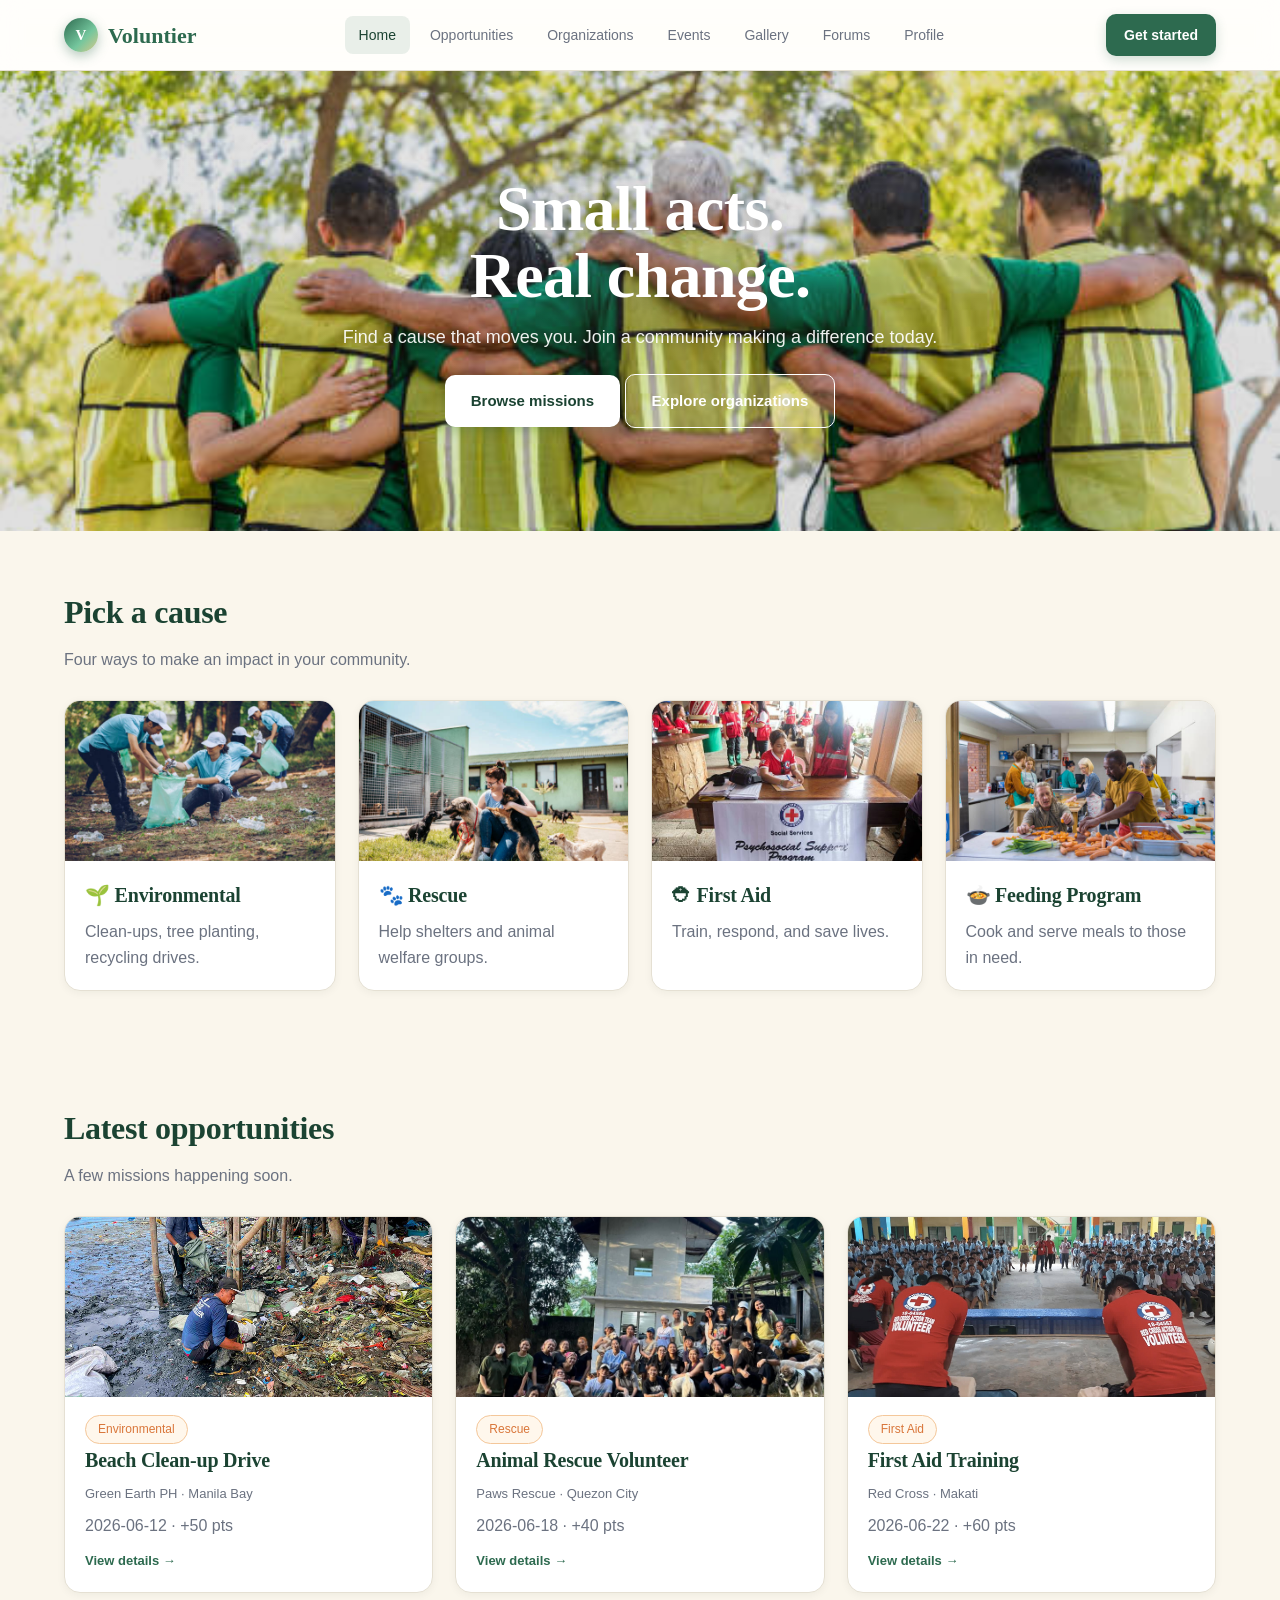
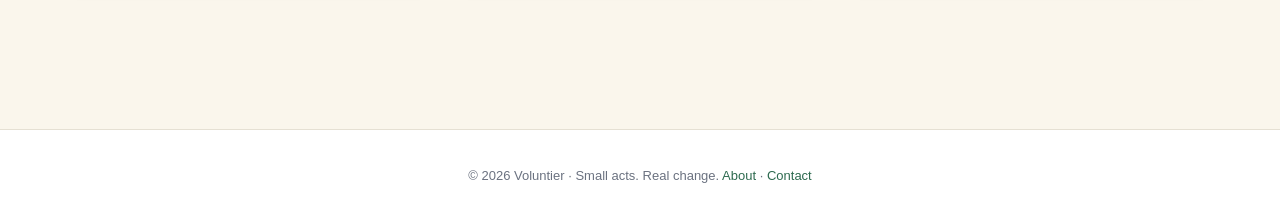
<file: index.html>
<!DOCTYPE html>
<html lang="en">
<head>
<meta charset="UTF-8">
<meta name="viewport" content="width=device-width, initial-scale=1">
<title>Voluntier — Volunteer for what moves you</title>
<link rel="stylesheet" href="css/style.css">
</head>
<body>
<script src="js/main.js"></script>

<header class="header">
  <div class="nav">
    <a class="logo" href="index.html"><span class="logo-mark">V</span>Voluntier</a>
    <nav class="nav-links">
      <a href="index.html" class="active">Home</a>
      <a href="opportunities.html">Opportunities</a>
      <a href="organizations.html">Organizations</a>
      <a href="events.html">Events</a>
      <a href="gallery.html">Gallery</a>
      <a href="forums.html">Forums</a>
      <a href="profile.html">Profile</a>
    </nav>
    <a href="login.html" class="btn">Get started</a>
  </div>
</header>

<section class="hero">
  <div class="carousel">
    <div class="slides">
      <div class="slide"><img src="images/img1.jpg" alt=""></div>
      <div class="slide"><img src="images/img2.jpg" alt=""></div>
      <div class="slide"><img src="images/img3.jpg" alt=""></div>
      <div class="slide"><img src="images/img4.jpg" alt=""></div>
      <div class="slide"><img src="images/img5.jpg" alt=""></div>
    </div>
  </div>
  <div class="hero-overlay">
    <div>
      <h1>Small acts.<br>Real change.</h1>
      <p>Find a cause that moves you. Join a community making a difference today.</p>
      <div class="hero-cta">
        <a class="btn alt" href="opportunities.html">Browse missions</a>
        <a class="btn btn-outline" style="background:rgba(255,255,255,.15);color:#fff;border-color:#fff" href="organizations.html">Explore organizations</a>
      </div>
    </div>
  </div>
</section>

<section class="container">
  <h2 class="section-title reveal">Pick a cause</h2>
  <p class="section-sub reveal">Four ways to make an impact in your community.</p>
  <div class="grid">
    <a href="organizations.html?cause=Environmental" class="card card-link reveal">
      <img class="thumbnail" src="images/thumbnail1.jpg" alt="">
      <div class="card-body"><h3>🌱 Environmental</h3><p class="muted">Clean-ups, tree planting, recycling drives.</p></div>
    </a>
    <a href="organizations.html?cause=Rescue" class="card card-link reveal" style="animation-delay:80ms">
      <img class="thumbnail" src="images/thumbnail2.jpg" alt="">
      <div class="card-body"><h3>🐾 Rescue</h3><p class="muted">Help shelters and animal welfare groups.</p></div>
    </a>
    <a href="organizations.html?cause=First Aid" class="card card-link reveal" style="animation-delay:160ms">
      <img class="thumbnail" src="images/thumbnail3.jpg" alt="">
      <div class="card-body"><h3>⛑ First Aid</h3><p class="muted">Train, respond, and save lives.</p></div>
    </a>
    <a href="organizations.html?cause=Feeding Program" class="card card-link reveal" style="animation-delay:240ms">
      <img class="thumbnail" src="images/thumbnail4.jpg" alt="">
      <div class="card-body"><h3>🍲 Feeding Program</h3><p class="muted">Cook and serve meals to those in need.</p></div>
    </a>
  </div>
</section>

<section class="container">
  <h2 class="section-title reveal">Latest opportunities</h2>
  <p class="section-sub reveal">A few missions happening soon.</p>
  <div id="home-opps" class="grid"></div>
</section>

<footer class="footer">
  © 2026 Voluntier · Small acts. Real change. <a href="about.html">About</a> · <a href="contact.html">Contact</a>
</footer>

<script>
  const all = JSON.parse(localStorage.getItem('opportunities')) || [];
  document.getElementById('home-opps').innerHTML = all.slice(0,3).map((o,i) => `
    <a class="card card-link reveal" style="animation-delay:${i*80}ms" href="opportunity.html?id=${o.id}">
      <div class="card-media"><img src="${o.image}" alt=""></div>
      <div class="card-body">
        <span class="tag accent">${o.category}</span>
        <h3>${o.title}</h3>
        <div class="meta">${o.org} · ${o.location}</div>
        <p class="muted">${o.date} · +${o.points} pts</p>
        <span class="link-arrow">View details →</span>
      </div>
    </a>
  `).join('');
  initReveal();
</script>
</body>
</html>
</file>
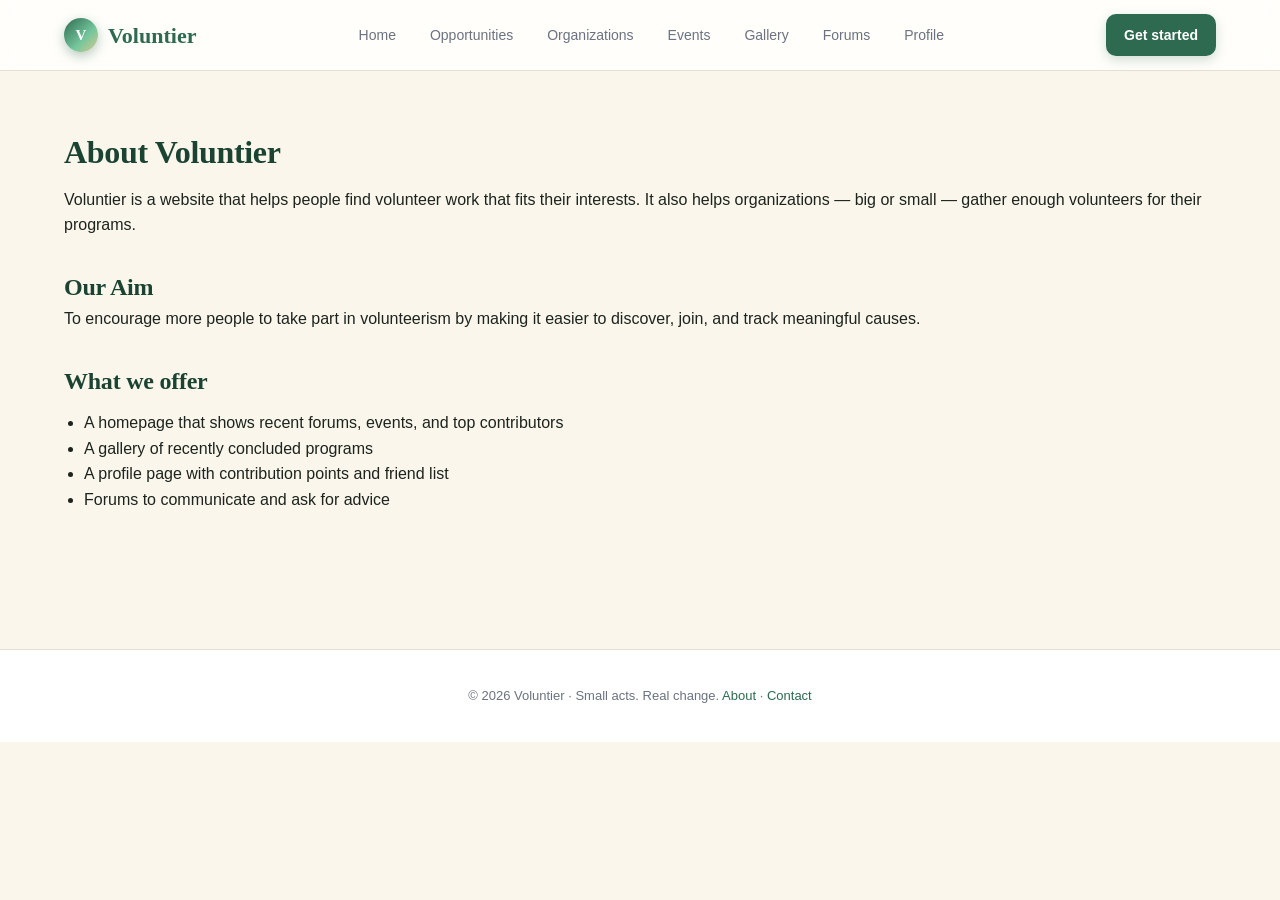
<file: about.html>
<!DOCTYPE html>
<html lang="en">
<head>
<meta charset="UTF-8"><meta name="viewport" content="width=device-width, initial-scale=1">
<title>About — Voluntier</title>
<link rel="stylesheet" href="css/style.css">
</head>
<body>
<header class="header">
  <div class="nav">
    <a class="logo" href="index.html"><span class="logo-mark">V</span>Voluntier</a>
    <nav class="nav-links">
      <a href="index.html">Home</a>
      <a href="opportunities.html">Opportunities</a>
      <a href="organizations.html">Organizations</a>
      <a href="events.html">Events</a>
      <a href="gallery.html">Gallery</a>
      <a href="forums.html">Forums</a>
      <a href="profile.html">Profile</a>
    </nav>
    <a href="login.html" class="btn">Get started</a>
  </div>
</header>

<section class="container">
  <h1 class="section-title">About Voluntier</h1>
  <p>Voluntier is a website that helps people find volunteer work that fits their interests. It also helps organizations — big or small — gather enough volunteers for their programs.</p>

  <h2 style="margin-top:30px;">Our Aim</h2>
  <p>To encourage more people to take part in volunteerism by making it easier to discover, join, and track meaningful causes.</p>

  <h2 style="margin-top:30px;">What we offer</h2>
  <ul style="margin-left:20px; margin-top:10px;">
    <li>A homepage that shows recent forums, events, and top contributors</li>
    <li>A gallery of recently concluded programs</li>
    <li>A profile page with contribution points and friend list</li>
    <li>Forums to communicate and ask for advice</li>
  </ul>
</section>

<footer class="footer">
  © 2026 Voluntier · Small acts. Real change. <a href="about.html">About</a> · <a href="contact.html">Contact</a>
</footer>
</body>
</html>
</file>
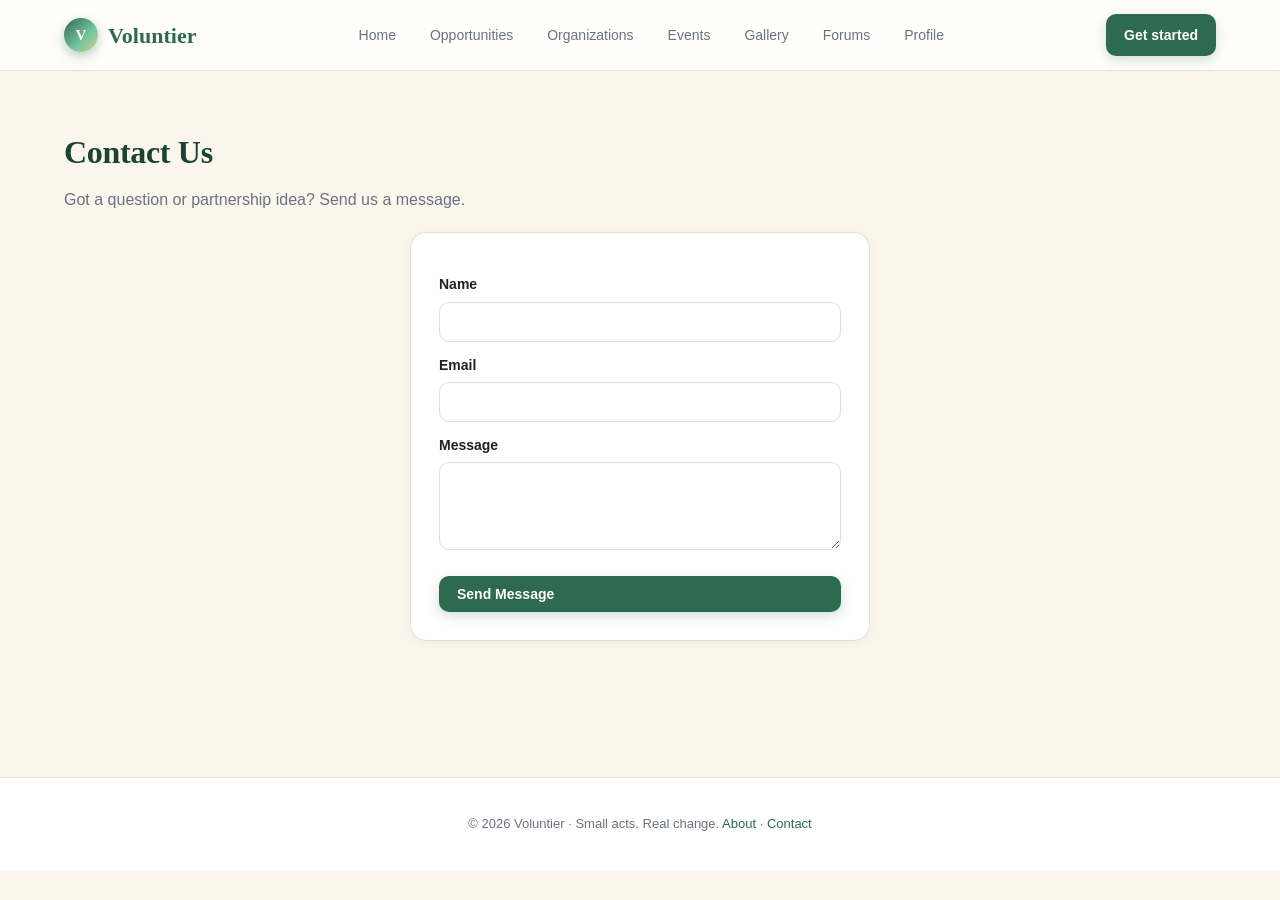
<file: contact.html>
<!DOCTYPE html>
<html lang="en">
<head>
<meta charset="UTF-8"><meta name="viewport" content="width=device-width, initial-scale=1">
<title>Contact — Voluntier</title>
<link rel="stylesheet" href="css/style.css">
</head>
<body>
<header class="header">
  <div class="nav">
    <a class="logo" href="index.html"><span class="logo-mark">V</span>Voluntier</a>
    <nav class="nav-links">
      <a href="index.html">Home</a>
      <a href="opportunities.html">Opportunities</a>
      <a href="organizations.html">Organizations</a>
      <a href="events.html">Events</a>
      <a href="gallery.html">Gallery</a>
      <a href="forums.html">Forums</a>
      <a href="profile.html">Profile</a>
    </nav>
    <a href="login.html" class="btn">Get started</a>
  </div>
</header>

<section class="container">
  <h1 class="section-title">Contact Us</h1>
  <p class="section-sub">Got a question or partnership idea? Send us a message.</p>

  <form class="form" onsubmit="sendContact(event)">
    <label>Name</label>
    <input type="text" required>
    <label>Email</label>
    <input type="email" required>
    <label>Message</label>
    <textarea rows="4" required></textarea>
    <button type="submit" class="btn">Send Message</button>
  </form>
</section>

<footer class="footer">
  © 2026 Voluntier · Small acts. Real change. <a href="about.html">About</a> · <a href="contact.html">Contact</a>
</footer>
<script src="js/main.js"></script>
</body>
</html>
</file>
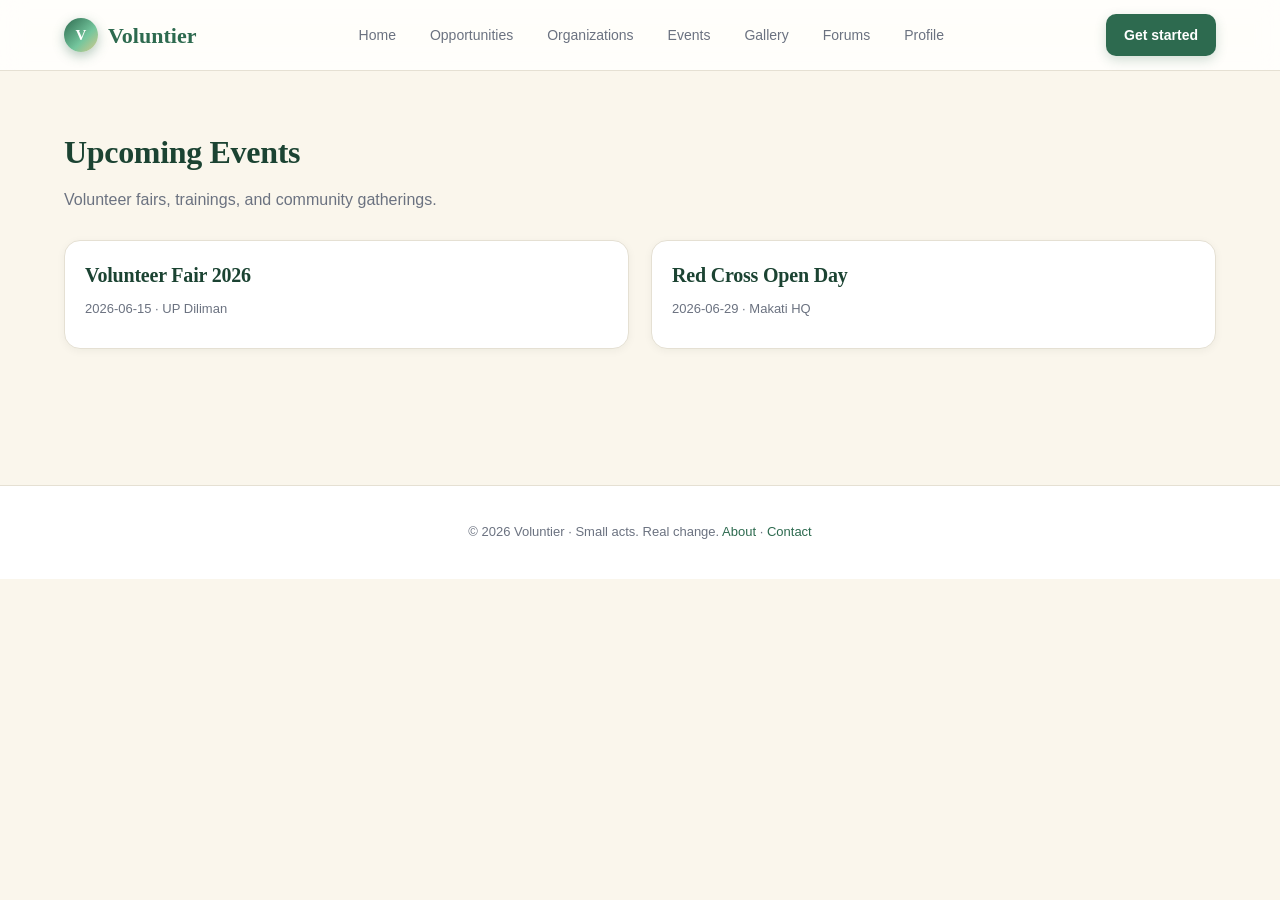
<file: events.html>
<!DOCTYPE html>
<html lang="en">
<head>
<meta charset="UTF-8"><meta name="viewport" content="width=device-width, initial-scale=1">
<title>Events — Voluntier</title>
<link rel="stylesheet" href="css/style.css">
</head>
<body>
<header class="header">
  <div class="nav">
    <a class="logo" href="index.html"><span class="logo-mark">V</span>Voluntier</a>
    <nav class="nav-links">
      <a href="index.html">Home</a>
      <a href="opportunities.html">Opportunities</a>
      <a href="organizations.html">Organizations</a>
      <a href="events.html">Events</a>
      <a href="gallery.html">Gallery</a>
      <a href="forums.html">Forums</a>
      <a href="profile.html">Profile</a>
    </nav>
    <a href="login.html" class="btn">Get started</a>
  </div>
</header>

<section class="container">
  <h1 class="section-title">Upcoming Events</h1>
  <p class="section-sub">Volunteer fairs, trainings, and community gatherings.</p>
  <div id="event-list" class="grid"></div>
</section>

<footer class="footer">
  © 2026 Voluntier · Small acts. Real change. <a href="about.html">About</a> · <a href="contact.html">Contact</a>
</footer>
<script src="js/main.js"></script>
<script>renderEvents('event-list');</script>
</body>
</html>
</file>
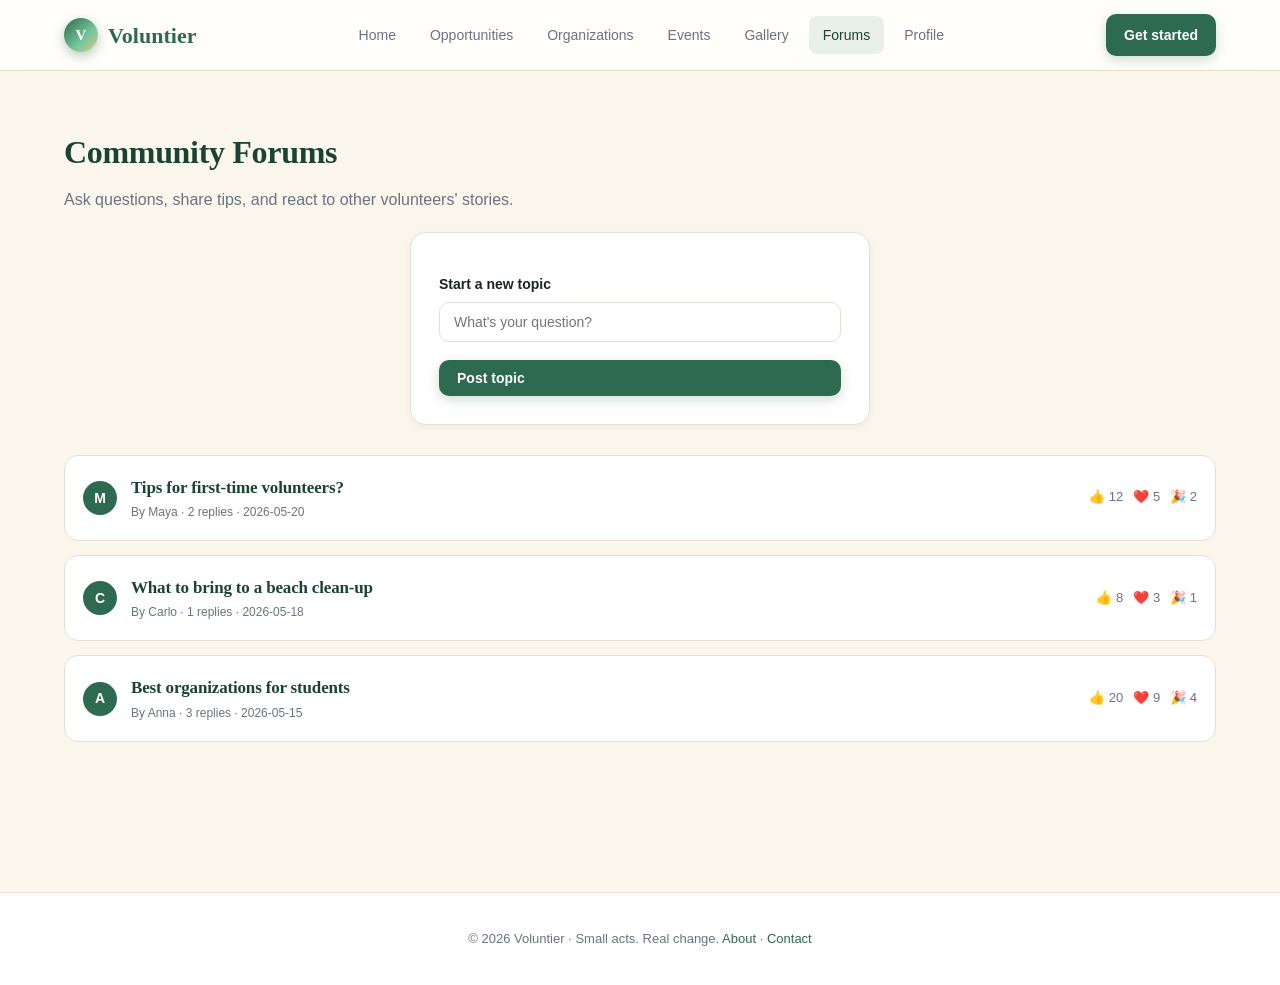
<file: forums.html>
<!DOCTYPE html>
<html lang="en">
<head>
<meta charset="UTF-8"><meta name="viewport" content="width=device-width, initial-scale=1">
<title>Forums — Voluntier</title>
<link rel="stylesheet" href="css/style.css">
</head>
<body>
<header class="header">
  <div class="nav">
    <a class="logo" href="index.html"><span class="logo-mark">V</span>Voluntier</a>
    <nav class="nav-links">
      <a href="index.html">Home</a>
      <a href="opportunities.html">Opportunities</a>
      <a href="organizations.html">Organizations</a>
      <a href="events.html">Events</a>
      <a href="gallery.html">Gallery</a>
      <a href="forums.html" class="active">Forums</a>
      <a href="profile.html">Profile</a>
    </nav>
    <a href="login.html" class="btn">Get started</a>
  </div>
</header>

<section class="container">
  <h1 class="section-title reveal">Community Forums</h1>
  <p class="section-sub reveal">Ask questions, share tips, and react to other volunteers' stories.</p>

  <form class="form reveal" onsubmit="addForumPost(event)" style="margin-bottom: 30px;">
    <label for="post-title">Start a new topic</label>
    <input id="post-title" type="text" placeholder="What's your question?">
    <button type="submit" class="btn">Post topic</button>
  </form>

  <div id="forum-list"></div>
</section>

<footer class="footer">
  © 2026 Voluntier · Small acts. Real change. <a href="about.html">About</a> · <a href="contact.html">Contact</a>
</footer>
<script src="js/main.js"></script>
<script>renderForums('forum-list');</script>
</body>
</html>
</file>
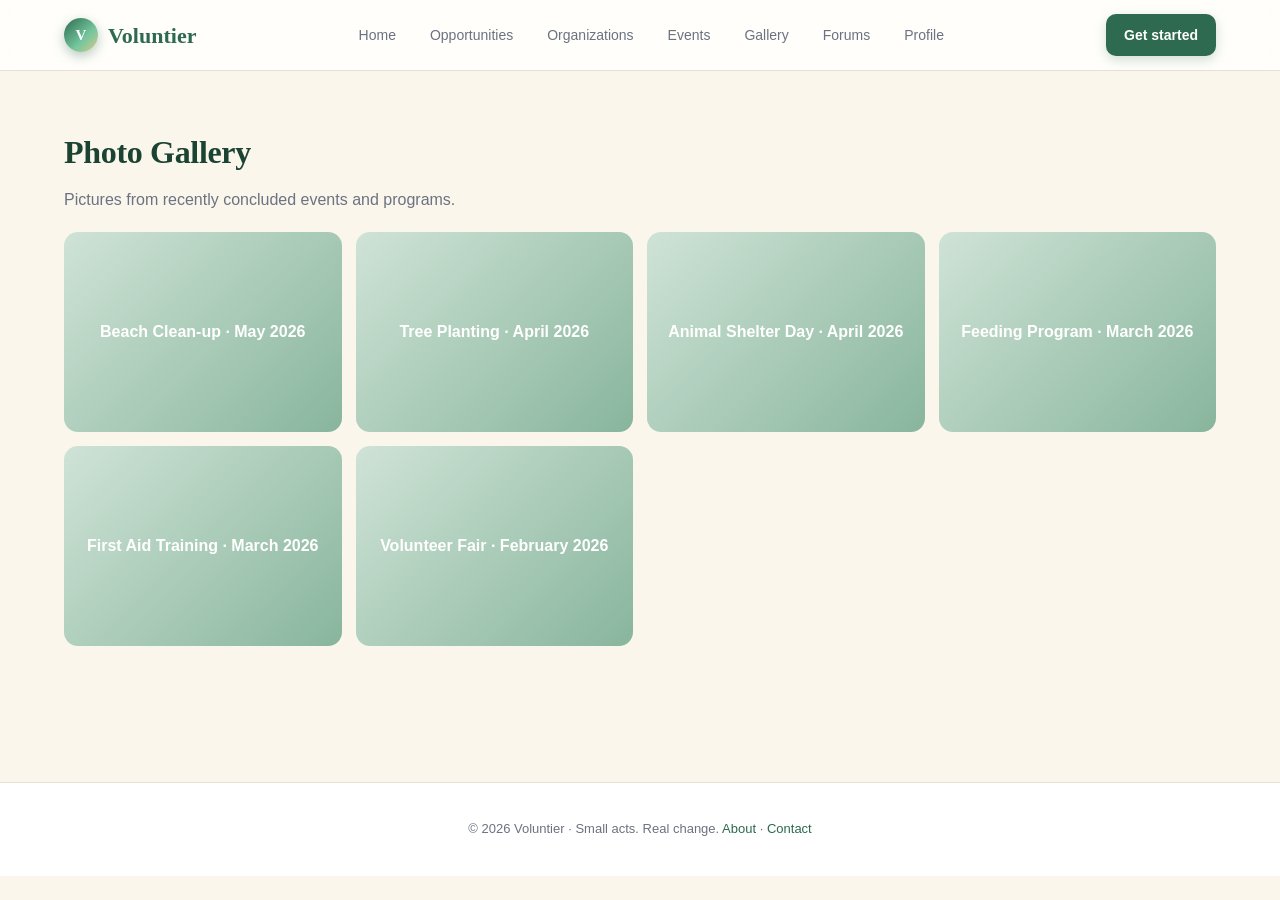
<file: gallery.html>
<!DOCTYPE html>
<html lang="en">
<head>
<meta charset="UTF-8"><meta name="viewport" content="width=device-width, initial-scale=1">
<title>Gallery — Voluntier</title>
<link rel="stylesheet" href="css/style.css">
</head>
<body>
<header class="header">
  <div class="nav">
    <a class="logo" href="index.html"><span class="logo-mark">V</span>Voluntier</a>
    <nav class="nav-links">
      <a href="index.html">Home</a>
      <a href="opportunities.html">Opportunities</a>
      <a href="organizations.html">Organizations</a>
      <a href="events.html">Events</a>
      <a href="gallery.html">Gallery</a>
      <a href="forums.html">Forums</a>
      <a href="profile.html">Profile</a>
    </nav>
    <a href="login.html" class="btn">Get started</a>
  </div>
</header>

<section class="container">
  <h1 class="section-title">Photo Gallery</h1>
  <p class="section-sub">Pictures from recently concluded events and programs.</p>
  <div class="gallery">
    <div class="photo">Beach Clean-up · May 2026</div>
    <div class="photo">Tree Planting · April 2026</div>
    <div class="photo">Animal Shelter Day · April 2026</div>
    <div class="photo">Feeding Program · March 2026</div>
    <div class="photo">First Aid Training · March 2026</div>
    <div class="photo">Volunteer Fair · February 2026</div>
  </div>
</section>

<footer class="footer">
  © 2026 Voluntier · Small acts. Real change. <a href="about.html">About</a> · <a href="contact.html">Contact</a>
</footer>
</body>
</html>
</file>
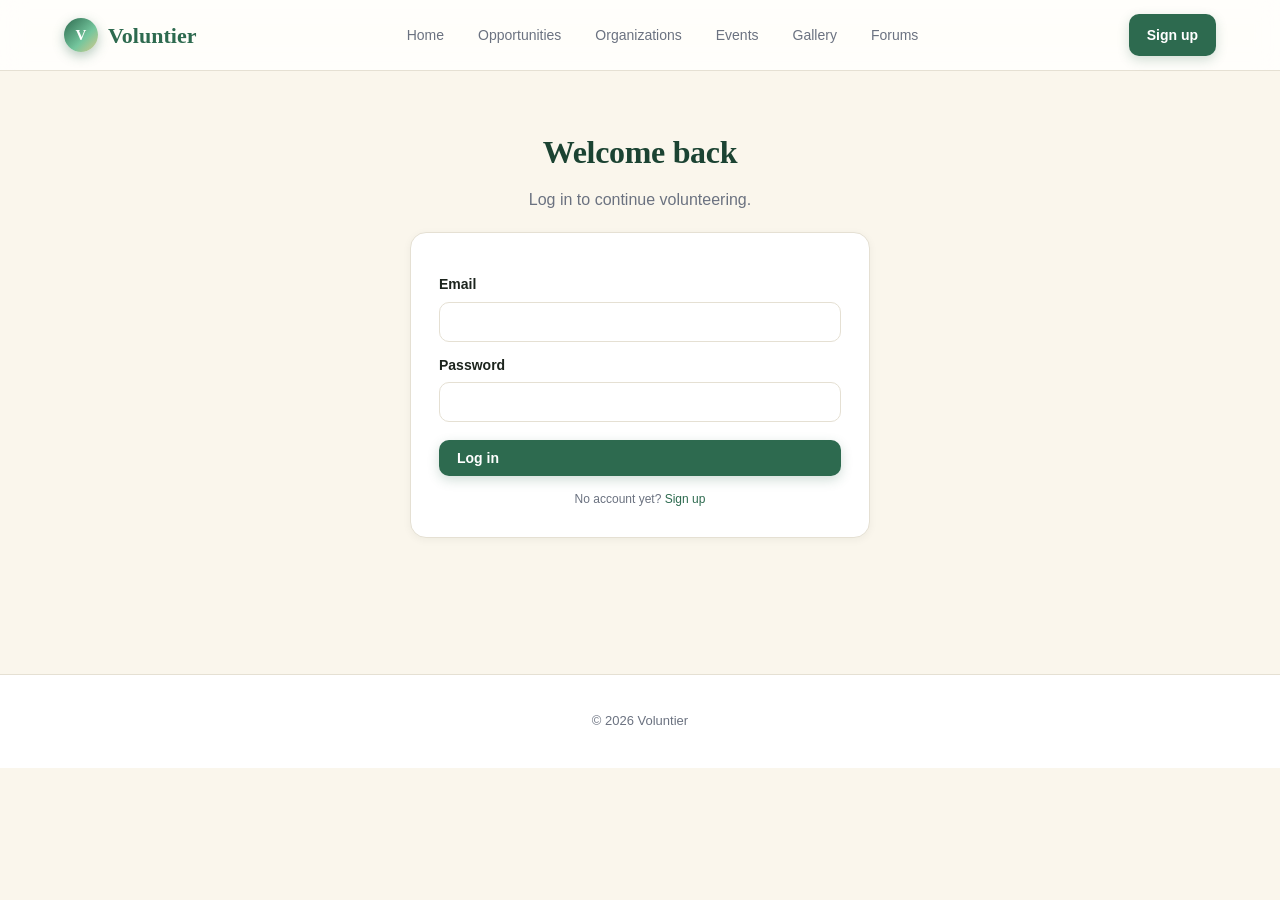
<file: login.html>
<!DOCTYPE html>
<html lang="en">
<head>
<meta charset="UTF-8"><meta name="viewport" content="width=device-width, initial-scale=1">
<title>Log in — Voluntier</title>
<link rel="stylesheet" href="css/style.css">
</head>
<body>
<header class="header">
  <div class="nav">
    <a class="logo" href="index.html"><span class="logo-mark">V</span>Voluntier</a>
    <nav class="nav-links">
      <a href="index.html">Home</a>
      <a href="opportunities.html">Opportunities</a>
      <a href="organizations.html">Organizations</a>
      <a href="events.html">Events</a>
      <a href="gallery.html">Gallery</a>
      <a href="forums.html">Forums</a>
    </nav>
    <a href="signup.html" class="btn">Sign up</a>
  </div>
</header>

<section class="container">
  <h1 class="section-title" style="text-align:center;">Welcome back</h1>
  <p class="section-sub" style="text-align:center;">Log in to continue volunteering.</p>

  <form class="form" onsubmit="login(event)">
    <label for="email">Email</label>
    <input id="email" type="email" required>
    <label for="password">Password</label>
    <input id="password" type="password" required>
    <button type="submit" class="btn">Log in</button>
    <p class="hint" style="text-align:center; margin-top:14px;">No account yet? <a href="signup.html">Sign up</a></p>
  </form>
</section>

<footer class="footer">© 2026 Voluntier</footer>
<script src="js/main.js"></script>
</body>
</html>
</file>
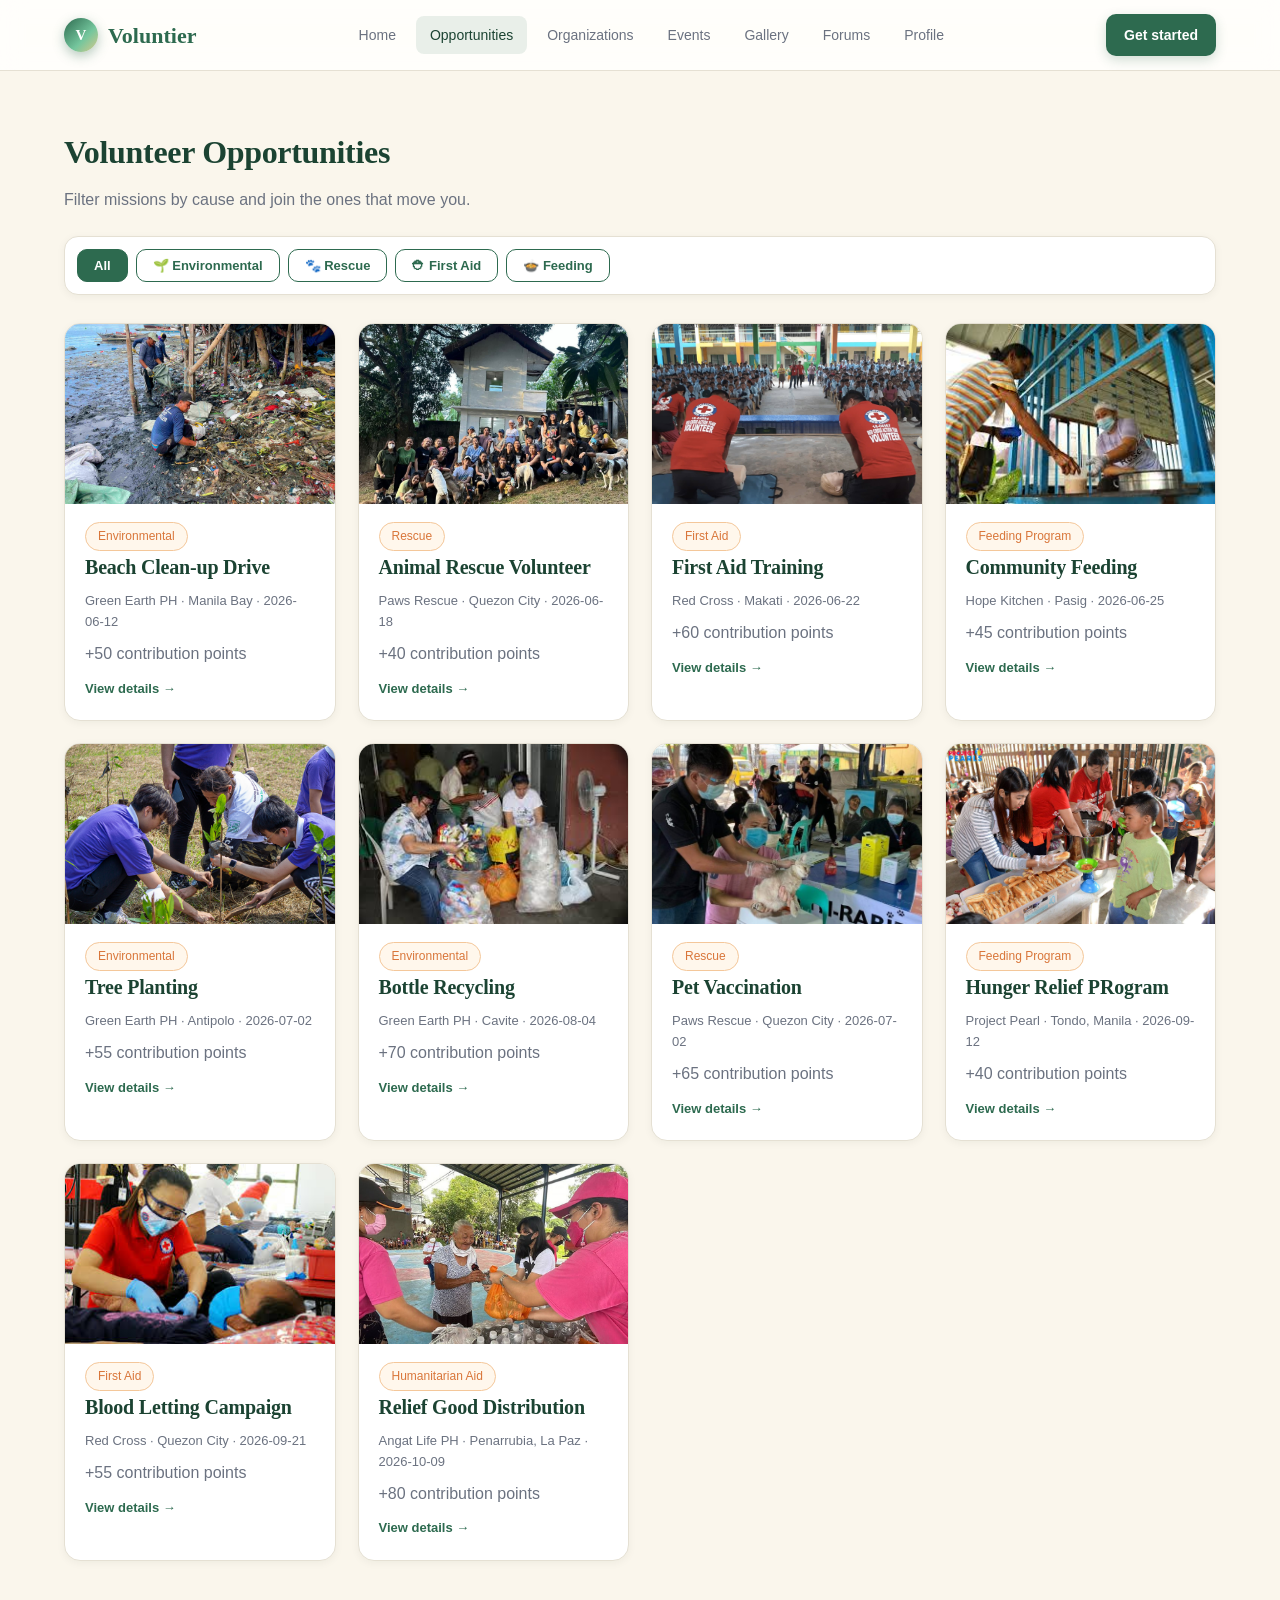
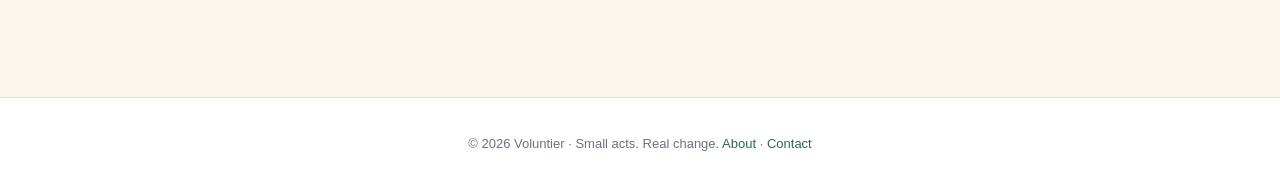
<file: opportunities.html>
<!DOCTYPE html>
<html lang="en">
<head>
<meta charset="UTF-8"><meta name="viewport" content="width=device-width, initial-scale=1">
<title>Opportunities — Voluntier</title>
<link rel="stylesheet" href="css/style.css">
</head>
<body>
<header class="header">
  <div class="nav">
    <a class="logo" href="index.html"><span class="logo-mark">V</span>Voluntier</a>
    <nav class="nav-links">
      <a href="index.html">Home</a>
      <a href="opportunities.html" class="active">Opportunities</a>
      <a href="organizations.html">Organizations</a>
      <a href="events.html">Events</a>
      <a href="gallery.html">Gallery</a>
      <a href="forums.html">Forums</a>
      <a href="profile.html">Profile</a>
    </nav>
    <a href="login.html" class="btn">Get started</a>
  </div>
</header>

<section class="container">
  <h1 class="section-title reveal">Volunteer Opportunities</h1>
  <p class="section-sub reveal">Filter missions by cause and join the ones that move you.</p>

  <div class="filter-bar reveal">
    <button class="btn btn-outline" data-filter="all" onclick="renderOpportunities('opp-list','all')">All</button>
    <button class="btn btn-outline" data-filter="Environmental" onclick="renderOpportunities('opp-list','Environmental')">🌱 Environmental</button>
    <button class="btn btn-outline" data-filter="Rescue" onclick="renderOpportunities('opp-list','Rescue')">🐾 Rescue</button>
    <button class="btn btn-outline" data-filter="First Aid" onclick="renderOpportunities('opp-list','First Aid')">⛑ First Aid</button>
    <button class="btn btn-outline" data-filter="Feeding Program" onclick="renderOpportunities('opp-list','Feeding Program')">🍲 Feeding</button>
  </div>

  <div id="opp-list" class="grid"></div>
</section>

<footer class="footer">
  © 2026 Voluntier · Small acts. Real change. <a href="about.html">About</a> · <a href="contact.html">Contact</a>
</footer>
<script src="js/main.js"></script>
<script>renderOpportunities('opp-list','all');</script>
</body>
</html>
</file>
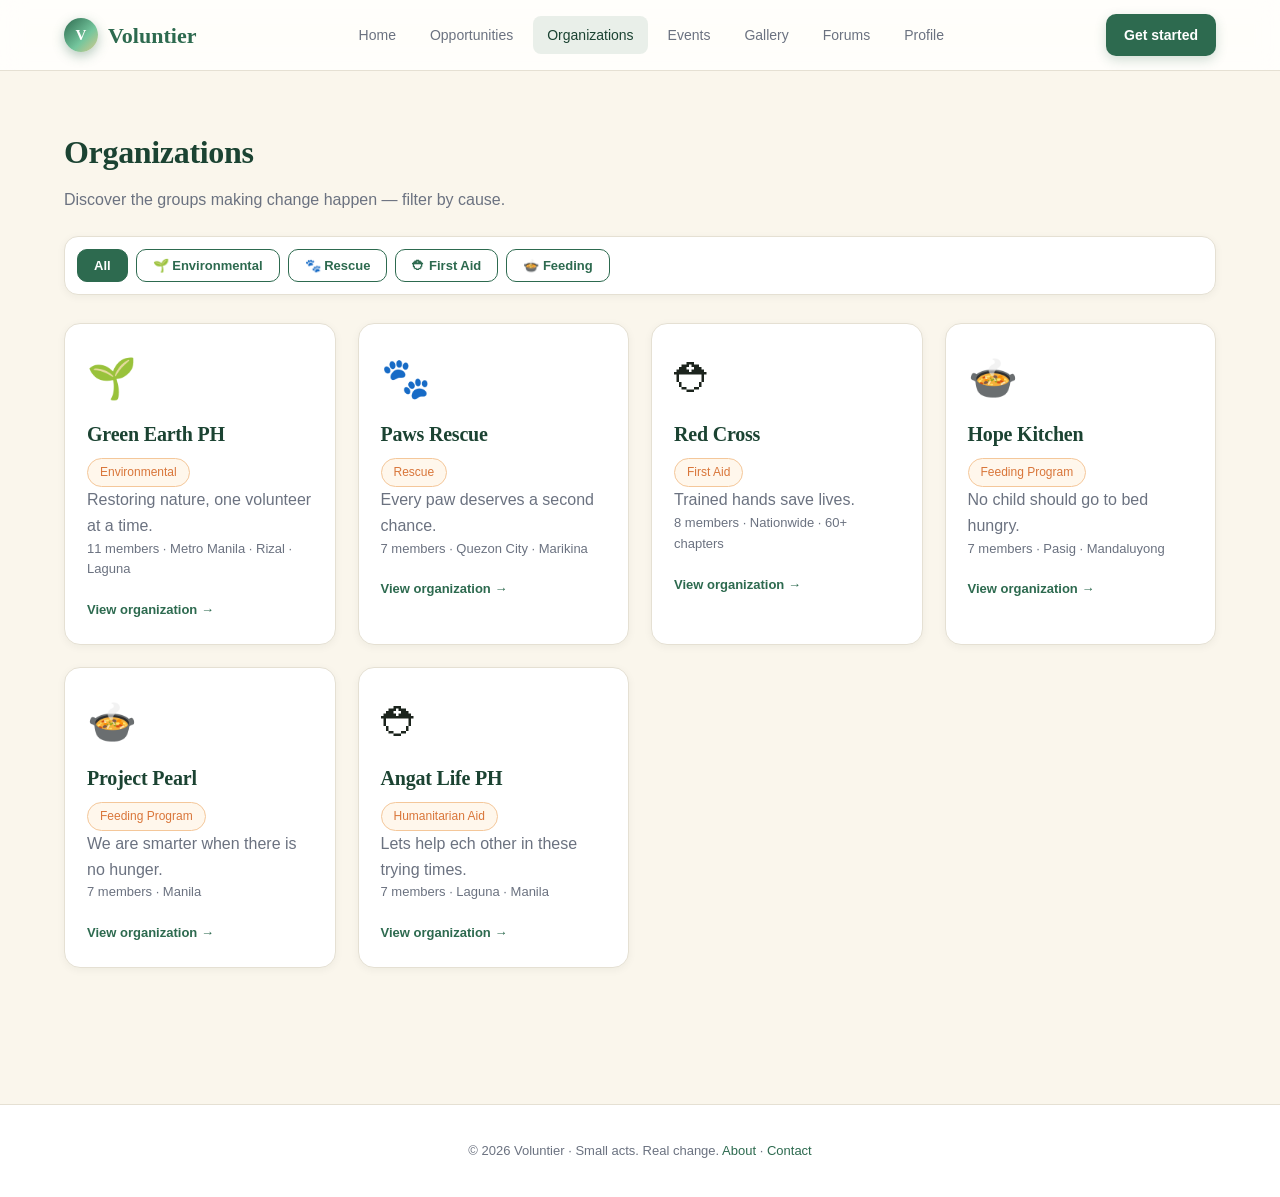
<file: organizations.html>
<!DOCTYPE html>
<html lang="en">
<head>
<meta charset="UTF-8"><meta name="viewport" content="width=device-width, initial-scale=1">
<title>Organizations — Voluntier</title>
<link rel="stylesheet" href="css/style.css">
</head>
<body>
<header class="header">
  <div class="nav">
    <a class="logo" href="index.html"><span class="logo-mark">V</span>Voluntier</a>
    <nav class="nav-links">
      <a href="index.html">Home</a>
      <a href="opportunities.html">Opportunities</a>
      <a href="organizations.html" class="active">Organizations</a>
      <a href="events.html">Events</a>
      <a href="gallery.html">Gallery</a>
      <a href="forums.html">Forums</a>
      <a href="profile.html">Profile</a>
    </nav>
    <a href="login.html" class="btn">Get started</a>
  </div>
</header>

<section class="container">
  <h1 class="section-title reveal">Organizations</h1>
  <p class="section-sub reveal">Discover the groups making change happen — filter by cause.</p>

  <div class="filter-bar reveal">
    <button class="btn btn-outline" data-org-filter="all" onclick="renderOrganizations('org-list','all')">All</button>
    <button class="btn btn-outline" data-org-filter="Environmental" onclick="renderOrganizations('org-list','Environmental')">🌱 Environmental</button>
    <button class="btn btn-outline" data-org-filter="Rescue" onclick="renderOrganizations('org-list','Rescue')">🐾 Rescue</button>
    <button class="btn btn-outline" data-org-filter="First Aid" onclick="renderOrganizations('org-list','First Aid')">⛑ First Aid</button>
    <button class="btn btn-outline" data-org-filter="Feeding Program" onclick="renderOrganizations('org-list','Feeding Program')">🍲 Feeding</button>
  </div>

  <div id="org-list" class="grid"></div>
</section>

<footer class="footer">
  © 2026 Voluntier · Small acts. Real change. <a href="about.html">About</a> · <a href="contact.html">Contact</a>
</footer>
<script src="js/main.js"></script>
<script>
  const cause = new URLSearchParams(location.search).get('cause') || 'all';
  renderOrganizations('org-list', cause);
</script>
</body>
</html>
</file>
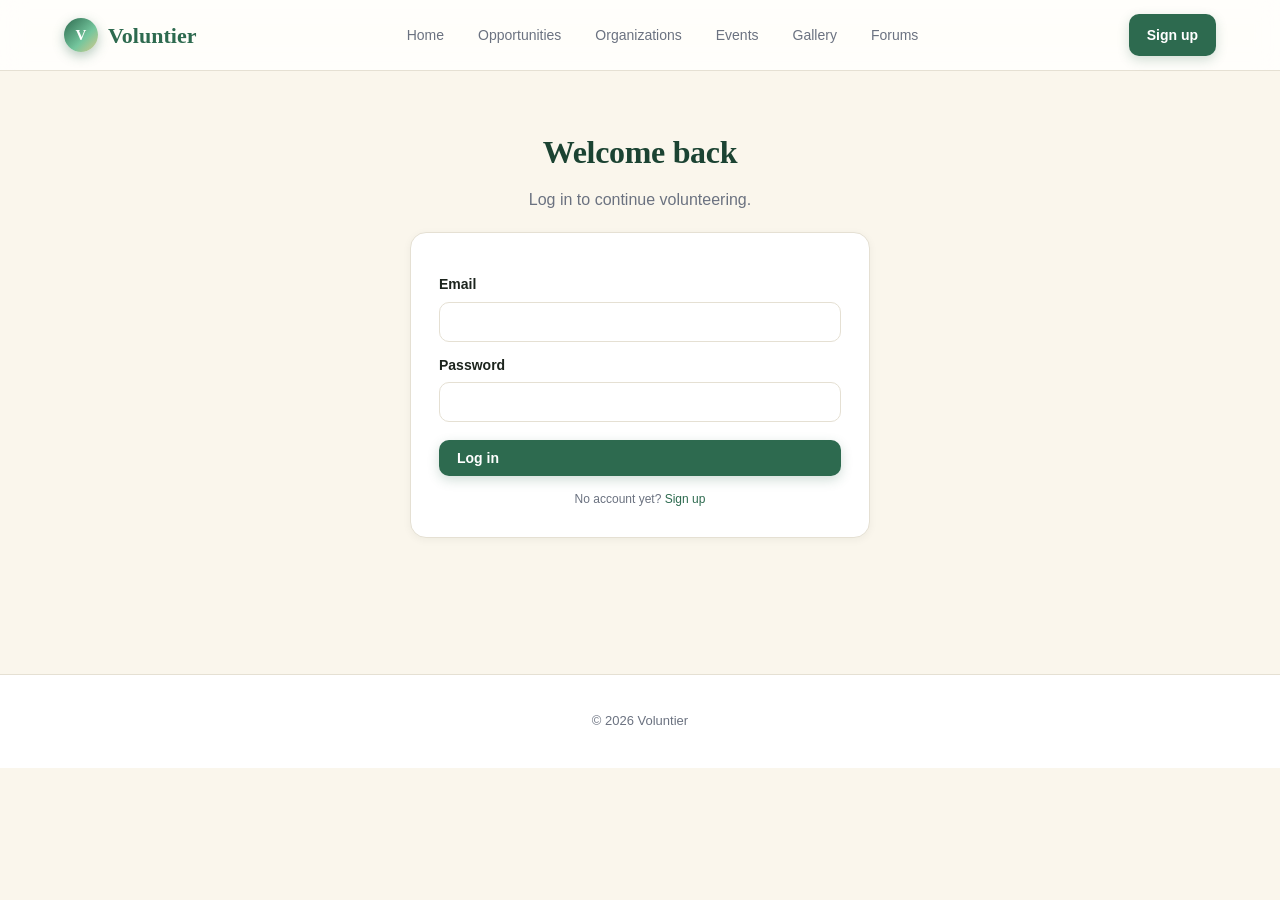
<file: profile.html>
<!DOCTYPE html>
<html lang="en">
<head>
<meta charset="UTF-8"><meta name="viewport" content="width=device-width, initial-scale=1">
<title>Profile — Voluntier</title>
<link rel="stylesheet" href="css/style.css">
</head>
<body>
<header class="header">
  <div class="nav">
    <a class="logo" href="index.html"><span class="logo-mark">V</span>Voluntier</a>
    <nav class="nav-links">
      <a href="index.html">Home</a>
      <a href="opportunities.html">Opportunities</a>
      <a href="organizations.html">Organizations</a>
      <a href="events.html">Events</a>
      <a href="gallery.html">Gallery</a>
      <a href="forums.html">Forums</a>
    </nav>
    <button class="btn btn-outline" onclick="logout()">Log out</button>
  </div>
</header>

<section class="container">
  <div class="profile-header">
    <div class="avatar" id="p-initial">?</div>
    <div>
      <h1 id="p-name">Loading...</h1>
      <div class="meta" id="p-email"></div>
    </div>
  </div>

  <div class="grid" style="grid-template-columns: repeat(3,1fr); margin-top:20px;">
    <div class="card stat"><div class="num" id="p-points">0</div><div class="label">Contribution Points</div></div>
    <div class="card stat"><div class="num" id="p-count">0</div><div class="label">Missions Joined</div></div>
    <div class="card stat"><div class="num">3</div><div class="label">Friends</div></div>
  </div>

  <h2 class="section-title" style="margin-top:30px;">Recent Contributions</h2>
  <div id="p-contribs"></div>
</section>

<footer class="footer">
  © 2026 Voluntier · Small acts. Real change. <a href="about.html">About</a> · <a href="contact.html">Contact</a>
</footer>
<script src="js/main.js"></script>
<script>renderProfile();</script>
</body>
</html>
</file>
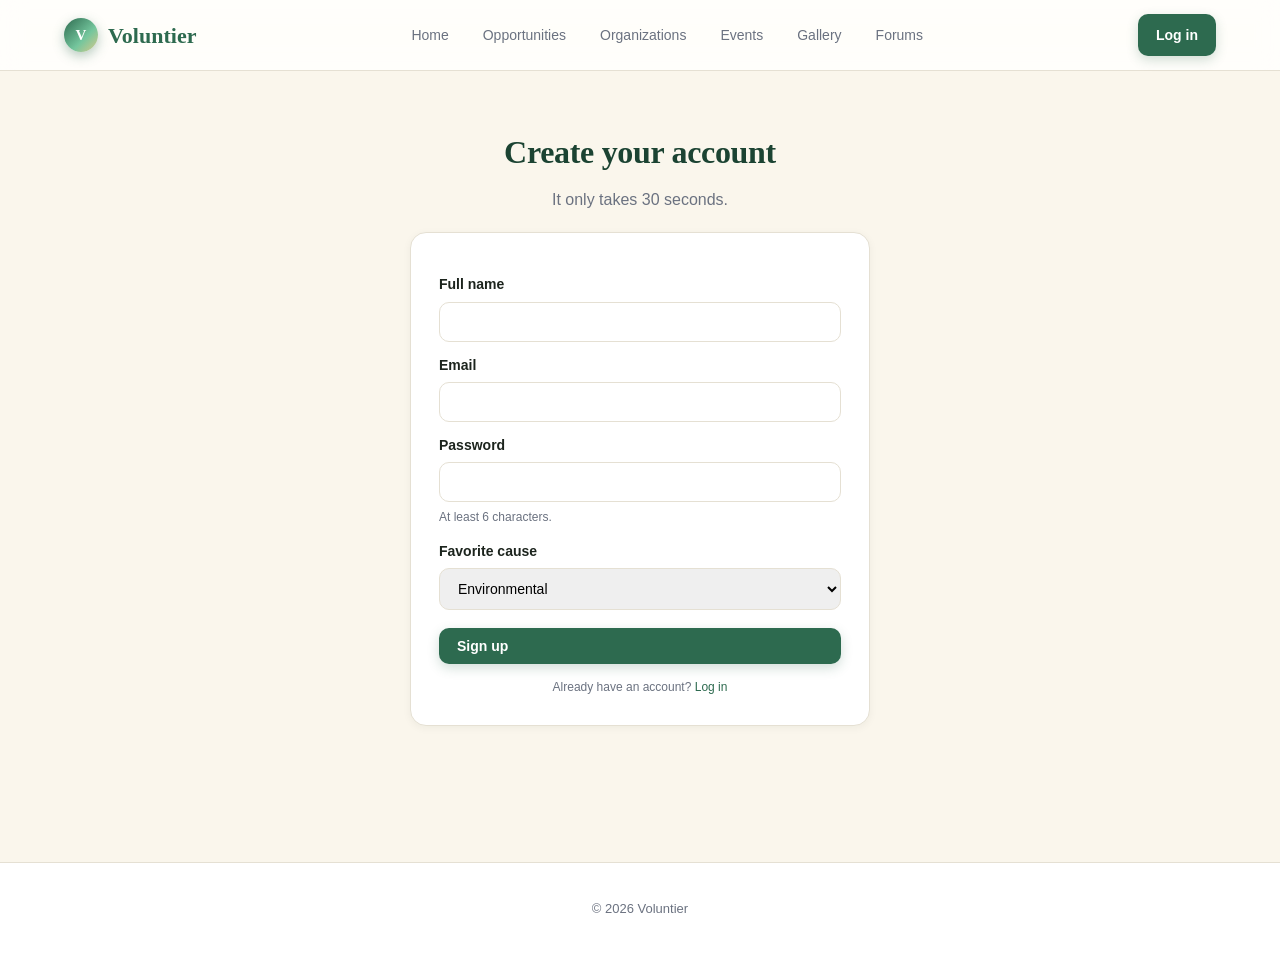
<file: signup.html>
<!DOCTYPE html>
<html lang="en">
<head>
<meta charset="UTF-8"><meta name="viewport" content="width=device-width, initial-scale=1">
<title>Sign up — Voluntier</title>
<link rel="stylesheet" href="css/style.css">
</head>
<body>
<header class="header">
  <div class="nav">
    <a class="logo" href="index.html"><span class="logo-mark">V</span>Voluntier</a>
    <nav class="nav-links">
      <a href="index.html">Home</a>
      <a href="opportunities.html">Opportunities</a>
      <a href="organizations.html">Organizations</a>
      <a href="events.html">Events</a>
      <a href="gallery.html">Gallery</a>
      <a href="forums.html">Forums</a>
    </nav>
    <a href="login.html" class="btn">Log in</a>
  </div>
</header>

<section class="container">
  <h1 class="section-title" style="text-align:center;">Create your account</h1>
  <p class="section-sub" style="text-align:center;">It only takes 30 seconds.</p>

  <form class="form" onsubmit="signup(event)">
    <label for="name">Full name</label>
    <input id="name" type="text" required>
    <label for="email">Email</label>
    <input id="email" type="email" required>
    <label for="password">Password</label>
    <input id="password" type="password" required>
    <p class="hint">At least 6 characters.</p>
    <label for="cause">Favorite cause</label>
    <select id="cause">
      <option>Environmental</option><option>Rescue</option>
      <option>First Aid</option><option>Feeding Program</option>
    </select>
    <button type="submit" class="btn">Sign up</button>
    <p class="hint" style="text-align:center; margin-top:14px;">Already have an account? <a href="login.html">Log in</a></p>
  </form>
</section>

<footer class="footer">© 2026 Voluntier</footer>
<script src="js/main.js"></script>
</body>
</html>
</file>
<file: css/style.css>
/* ===== Voluntier — Polished Stylesheet ===== */
* { box-sizing: border-box; margin: 0; padding: 0; }

:root {
  --forest: #2d6a4f;
  --forest-dark: #1b4332;
  --forest-light: #74c69d;
  --cream: #faf6ec;
  --cream-2: #f3ecd9;
  --terracotta: #d9763a;
  --terracotta-soft: #f4c79a;
  --ink: #1c241d;
  --muted: #6b7280;
  --border: #e5e0d3;
  --shadow-sm: 0 2px 8px rgba(28,36,29,.05);
  --shadow-md: 0 10px 30px rgba(28,36,29,.08);
  --shadow-lg: 0 20px 50px rgba(28,36,29,.12);
  --grad-hero: linear-gradient(135deg, #2d6a4f 0%, #74c69d 60%, #d9c98a 100%);
}

html { scroll-behavior: smooth; }
body {
  font-family: 'Inter', -apple-system, BlinkMacSystemFont, Arial, sans-serif;
  background: var(--cream);
  color: var(--ink);
  line-height: 1.6;
  -webkit-font-smoothing: antialiased;
}

h1, h2, h3 { font-family: Georgia, 'Times New Roman', serif; color: var(--forest-dark); letter-spacing: -.01em; }

a { color: var(--forest); text-decoration: none; transition: color .2s ease; }
a:hover { color: var(--forest-dark); }

.muted { color: var(--muted); }

/* ----- Header ----- */
.header {
  background: rgba(255,255,255,.82);
  backdrop-filter: saturate(180%) blur(12px);
  -webkit-backdrop-filter: saturate(180%) blur(12px);
  border-bottom: 1px solid var(--border);
  position: sticky; top: 0; z-index: 50;
}
.nav {
  max-width: 1200px; margin: 0 auto;
  display: flex; align-items: center; justify-content: space-between;
  padding: 14px 24px;
}
.logo {
  font-family: Georgia, serif; font-size: 22px; font-weight: 700;
  color: var(--forest); display: flex; align-items: center; gap: 10px;
}
.logo-mark {
  width: 34px; height: 34px; border-radius: 50%;
  background: var(--grad-hero); color: #fff;
  display: grid; place-items: center; font-size: 15px; font-weight: 700;
  box-shadow: 0 4px 12px rgba(45,106,79,.35);
  animation: pulse-soft 3s ease-in-out infinite;
}
@keyframes pulse-soft {
  0%, 100% { transform: scale(1); }
  50% { transform: scale(1.05); }
}
.nav-links { display: flex; gap: 6px; flex-wrap: wrap; }
.nav-links a {
  color: var(--muted); font-size: 14px; padding: 8px 14px; border-radius: 8px;
  position: relative; transition: color .2s ease, background .2s ease;
}
.nav-links a:hover { color: var(--forest-dark); background: rgba(45,106,79,.07); }
.nav-links a.active { color: var(--forest-dark); background: rgba(45,106,79,.1); }

/* ----- Buttons ----- */
.btn {
  display: inline-flex; align-items: center; gap: 8px;
  padding: 10px 18px; border-radius: 10px;
  background: var(--forest); color: #fff; border: none; cursor: pointer;
  font-size: 14px; font-weight: 600; font-family: inherit;
  transition: transform .15s ease, box-shadow .2s ease, background .2s ease;
  box-shadow: 0 4px 12px rgba(45,106,79,.22);
}
.btn:hover { background: var(--forest-dark); transform: translateY(-2px); box-shadow: 0 8px 20px rgba(45,106,79,.32); color: #fff; }
.btn:active { transform: translateY(0); }
.btn-lg { padding: 14px 26px; font-size: 15px; margin-top: 18px; }
.btn-outline { background: transparent; color: var(--forest); border: 1.5px solid var(--forest); box-shadow: none; }
.btn-outline:hover { background: var(--forest); color: #fff; }
.btn-active { background: var(--forest) !important; color: #fff !important; border-color: var(--forest) !important; }

/* ----- Layout ----- */
.container { max-width: 1200px; margin: 0 auto; padding: 56px 24px; }
.container-narrow { max-width: 820px; margin: 0 auto; padding: 56px 24px; }

/* ----- Hero ----- */
.hero {
  background: var(--grad-hero);
  position: relative; overflow: hidden;
  padding: 0;
}
.hero::after {
  content: ""; position: absolute; inset: 0;
  background: radial-gradient(ellipse at top, rgba(255,255,255,.18), transparent 60%);
  pointer-events: none;
}
.carousel { width: 100%; overflow: hidden; position: relative; max-height: 460px; }
.slides { width: 100%; display: flex; animation: slide 20s infinite; }
@keyframes slide {
  0%, 18% { transform: translateX(0); }
  22%, 38% { transform: translateX(-100%); }
  42%, 58% { transform: translateX(-200%); }
  62%, 78% { transform: translateX(-300%); }
  82%, 100% { transform: translateX(-400%); }
}
.slide { min-width: 100%; position: relative; }
.slide img { width: 100%; height: 460px; object-fit: cover; display: block; filter: brightness(.88); }

.hero-overlay {
  position: absolute; inset: 0;
  display: grid; place-items: center; text-align: center; padding: 24px;
  z-index: 2; pointer-events: none;
}
.hero-overlay h1 {
  color: #fff; font-size: clamp(36px, 6vw, 64px); line-height: 1.05;
  text-shadow: 0 6px 30px rgba(0,0,0,.35);
  animation: fade-up .9s ease both;
}
.hero-overlay p {
  color: rgba(255,255,255,.92); margin-top: 14px; font-size: 18px; max-width: 620px;
  text-shadow: 0 2px 12px rgba(0,0,0,.3);
  animation: fade-up 1.1s ease both .15s;
}
.hero-cta { margin-top: 22px; pointer-events: auto; animation: fade-up 1.3s ease both .3s; }
.hero-cta .btn { padding: 14px 26px; font-size: 15px; }
.hero-cta .btn.alt { background: #fff; color: var(--forest-dark); }
.hero-cta .btn.alt:hover { background: var(--cream); }

@keyframes fade-up {
  from { opacity: 0; transform: translateY(20px); }
  to { opacity: 1; transform: translateY(0); }
}

/* ----- Cards / Grid ----- */
.grid {
  display: grid; gap: 22px;
  grid-template-columns: repeat(auto-fit, minmax(260px, 1fr));
  margin-top: 28px;
}
.card {
  background: #fff;
  border: 1px solid var(--border);
  border-radius: 16px;
  overflow: hidden;
  transition: transform .25s ease, box-shadow .25s ease, border-color .25s ease;
  box-shadow: var(--shadow-sm);
  display: block;
}
.card:hover { transform: translateY(-6px); box-shadow: var(--shadow-md); border-color: var(--forest-light); }
.card-link { color: inherit; }
.card-link:hover { color: inherit; }
.card-body { padding: 18px 20px 20px; }
.card h3 { margin-bottom: 8px; font-size: 20px; }
.card .meta { color: var(--muted); font-size: 13px; margin-bottom: 8px; }

.card-media {
  width: 100%; height: 180px; overflow: hidden; background: var(--cream-2);
}
.card-media img {
  width: 100%; height: 100%; object-fit: cover; display: block;
  transition: transform .6s ease;
}
.card:hover .card-media img { transform: scale(1.06); }

.tag {
  display: inline-block; background: var(--cream); border: 1px solid var(--border);
  padding: 4px 12px; border-radius: 999px; font-size: 12px; margin-right: 4px;
  font-weight: 500;
}
.accent { color: var(--terracotta); border-color: var(--terracotta-soft); background: #fff7ec; }

.link-arrow {
  display: inline-block; margin-top: 12px; font-size: 13px; font-weight: 600;
  color: var(--forest); transition: transform .2s ease;
}
.card:hover .link-arrow { transform: translateX(4px); }

/* ----- Section title ----- */
.section-title { font-size: 32px; margin-bottom: 8px; }
.section-sub { color: var(--muted); margin-bottom: 20px; font-size: 16px; }

/* ----- Filter bar ----- */
.filter-bar {
  display: flex; flex-wrap: wrap; gap: 8px;
  margin: 24px 0;
  padding: 12px;
  background: #fff; border: 1px solid var(--border); border-radius: 14px;
  box-shadow: var(--shadow-sm);
}
.filter-bar .btn-outline { padding: 8px 16px; font-size: 13px; }

/* ----- Forum ----- */
.forum-post {
  background: #fff; border: 1px solid var(--border); border-radius: 14px;
  padding: 18px; margin-bottom: 14px;
  transition: transform .2s ease, box-shadow .2s ease, border-color .2s ease;
  display: block; color: inherit;
}
.forum-post:hover { transform: translateY(-2px); border-color: var(--forest-light); box-shadow: var(--shadow-md); color: inherit; }
.forum-link { cursor: pointer; }
.forum-row { display: flex; align-items: center; gap: 14px; }
.forum-post h3 { font-size: 17px; }
.forum-post .author { color: var(--muted); font-size: 12px; margin-top: 2px; }
.reaction-summary { display: flex; gap: 10px; color: var(--muted); font-size: 13px; }

.forum-detail {
  background: #fff; border: 1px solid var(--border); border-radius: 16px;
  padding: 28px; box-shadow: var(--shadow-sm);
}
.author-row { display: flex; align-items: center; gap: 12px; margin-top: 14px; }
.author-row-inline { display: flex; align-items: center; gap: 8px; }
.reactions { display: flex; gap: 10px; margin-top: 18px; flex-wrap: wrap; }
.reaction-btn {
  display: inline-flex; align-items: center; gap: 6px;
  background: var(--cream); border: 1px solid var(--border); border-radius: 999px;
  padding: 8px 14px; cursor: pointer; font-family: inherit; font-size: 14px;
  transition: transform .15s ease, background .2s ease, border-color .2s ease;
}
.reaction-btn:hover { background: #fff; border-color: var(--forest); transform: translateY(-2px) scale(1.05); }
.reaction-btn .emoji { font-size: 16px; }
.reaction-btn .count { font-weight: 600; color: var(--ink); }

.reply {
  display: flex; gap: 12px; background: #fff; border: 1px solid var(--border);
  border-radius: 12px; padding: 14px 16px; margin-bottom: 10px;
}

/* ----- Avatar ----- */
.avatar {
  border-radius: 50%; background: var(--forest); color: #fff;
  display: grid; place-items: center; font-weight: 700;
  flex-shrink: 0;
}
.avatar-sm { width: 34px; height: 34px; font-size: 14px; }
.avatar-md { width: 52px; height: 52px; font-size: 20px; }

/* ----- Forms ----- */
.form {
  background: #fff; padding: 28px; border-radius: 16px;
  border: 1px solid var(--border); max-width: 460px; margin: 0 auto;
  box-shadow: var(--shadow-sm);
}
.form label { display: block; font-size: 14px; margin: 12px 0 6px; font-weight: 600; }
.form input, .form textarea, .form select {
  width: 100%; padding: 11px 14px; border: 1px solid var(--border);
  border-radius: 10px; font-size: 14px; font-family: inherit;
  transition: border-color .2s ease, box-shadow .2s ease;
}
.form input:focus, .form textarea:focus {
  outline: none; border-color: var(--forest);
  box-shadow: 0 0 0 3px rgba(45,106,79,.15);
}
.form button { margin-top: 18px; width: 100%; }
.form .hint { font-size: 12px; color: var(--muted); margin-top: 6px; }

/* ----- Detail pages ----- */
.detail-hero {
  position: relative; border-radius: 20px; overflow: hidden;
  height: 380px; margin-bottom: 32px; box-shadow: var(--shadow-md);
}
.detail-hero img { width: 100%; height: 100%; object-fit: cover; }
.detail-hero-overlay {
  position: absolute; inset: auto 0 0 0; padding: 30px;
  background: linear-gradient(to top, rgba(0,0,0,.8), transparent 75%);
  color: #fff;
}
.detail-hero-overlay h1 { color: #fff; font-size: clamp(28px, 4vw, 44px); margin-top: 8px; }
.meta.light { color: rgba(255,255,255,.85); }

.detail-grid {
  display: grid; grid-template-columns: 1fr 320px; gap: 32px;
}
@media (max-width: 800px) { .detail-grid { grid-template-columns: 1fr; } }

.side-card {
  background: #fff; border: 1px solid var(--border); border-radius: 14px;
  padding: 20px; margin-bottom: 16px; box-shadow: var(--shadow-sm);
}
.perks { list-style: none; margin: 12px 0; }
.perks li { padding: 6px 0; color: var(--ink); }

/* ----- Org ----- */
.org-card { text-align: left; padding: 22px; }
.org-emoji { font-size: 40px; margin-bottom: 8px; }
.org-hero {
  display: flex; gap: 24px; align-items: center;
  background: linear-gradient(135deg, #fff, var(--cream));
  border: 1px solid var(--border); border-radius: 20px;
  padding: 32px; margin-bottom: 32px; box-shadow: var(--shadow-md);
}
.org-hero-emoji {
  font-size: 64px;
  width: 100px; height: 100px; border-radius: 24px;
  background: var(--grad-hero); display: grid; place-items: center;
  box-shadow: 0 10px 24px rgba(45,106,79,.3);
}
.org-hero h1 { font-size: clamp(28px, 4vw, 40px); margin: 6px 0 4px; }

.people-grid { grid-template-columns: repeat(auto-fit, minmax(180px, 1fr)); }
.person { text-align: center; padding: 24px 16px; }
.person .avatar { margin: 0 auto 12px; }
.person h3 { font-size: 16px; }

.member-row { display: flex; flex-wrap: wrap; gap: 10px; margin-top: 16px; }
.member-chip {
  display: inline-flex; align-items: center; gap: 8px;
  background: #fff; border: 1px solid var(--border); border-radius: 999px;
  padding: 5px 14px 5px 5px; font-size: 14px; font-weight: 500;
  transition: transform .2s ease, border-color .2s ease;
}
.member-chip:hover { transform: translateY(-2px); border-color: var(--forest-light); }

/* ----- Gallery ----- */
.gallery {
  display: grid; gap: 14px;
  grid-template-columns: repeat(auto-fit, minmax(220px, 1fr));
}
.gallery .photo {
  height: 200px; border-radius: 14px;
  background: linear-gradient(135deg, #cfe3d6, #88b59d);
  display: grid; place-items: center; color: #fff; font-weight: 600;
  overflow: hidden; transition: transform .3s ease;
}
.gallery .photo:hover { transform: scale(1.02); }
.gallery .photo img { width: 100%; height: 100%; object-fit: cover; }

img.thumbnail {
  width: 100%; height: 160px; object-fit: cover; display: block;
  border-radius: 12px 12px 0 0;
}

/* ----- Profile ----- */
.profile-header {
  display: flex; align-items: center; gap: 20px;
  background: #fff; padding: 24px; border-radius: 16px;
  border: 1px solid var(--border); box-shadow: var(--shadow-sm);
}
.profile-header .avatar { width: 80px; height: 80px; font-size: 28px; }
.stat { text-align: center; padding: 16px; }
.stat .num { font-size: 30px; font-weight: 700; color: var(--forest); }
.stat .label { font-size: 12px; color: var(--muted); text-transform: uppercase; letter-spacing: .5px; }

/* ----- Footer ----- */
.footer {
  background: #fff; border-top: 1px solid var(--border);
  padding: 36px 24px; text-align: center; color: var(--muted); font-size: 13px;
  margin-top: 80px;
}

/* ----- Reveal animation ----- */
.reveal {
  opacity: 0; transform: translateY(20px);
  transition: opacity .7s ease, transform .7s ease;
}
.reveal.in { opacity: 1; transform: translateY(0); }

/* ----- Responsive ----- */
@media (max-width: 700px) {
  .nav-links { display: none; }
  .container { padding: 36px 18px; }
  .detail-hero { height: 280px; }
  .org-hero { flex-direction: column; text-align: center; padding: 24px; }
}
</file>
